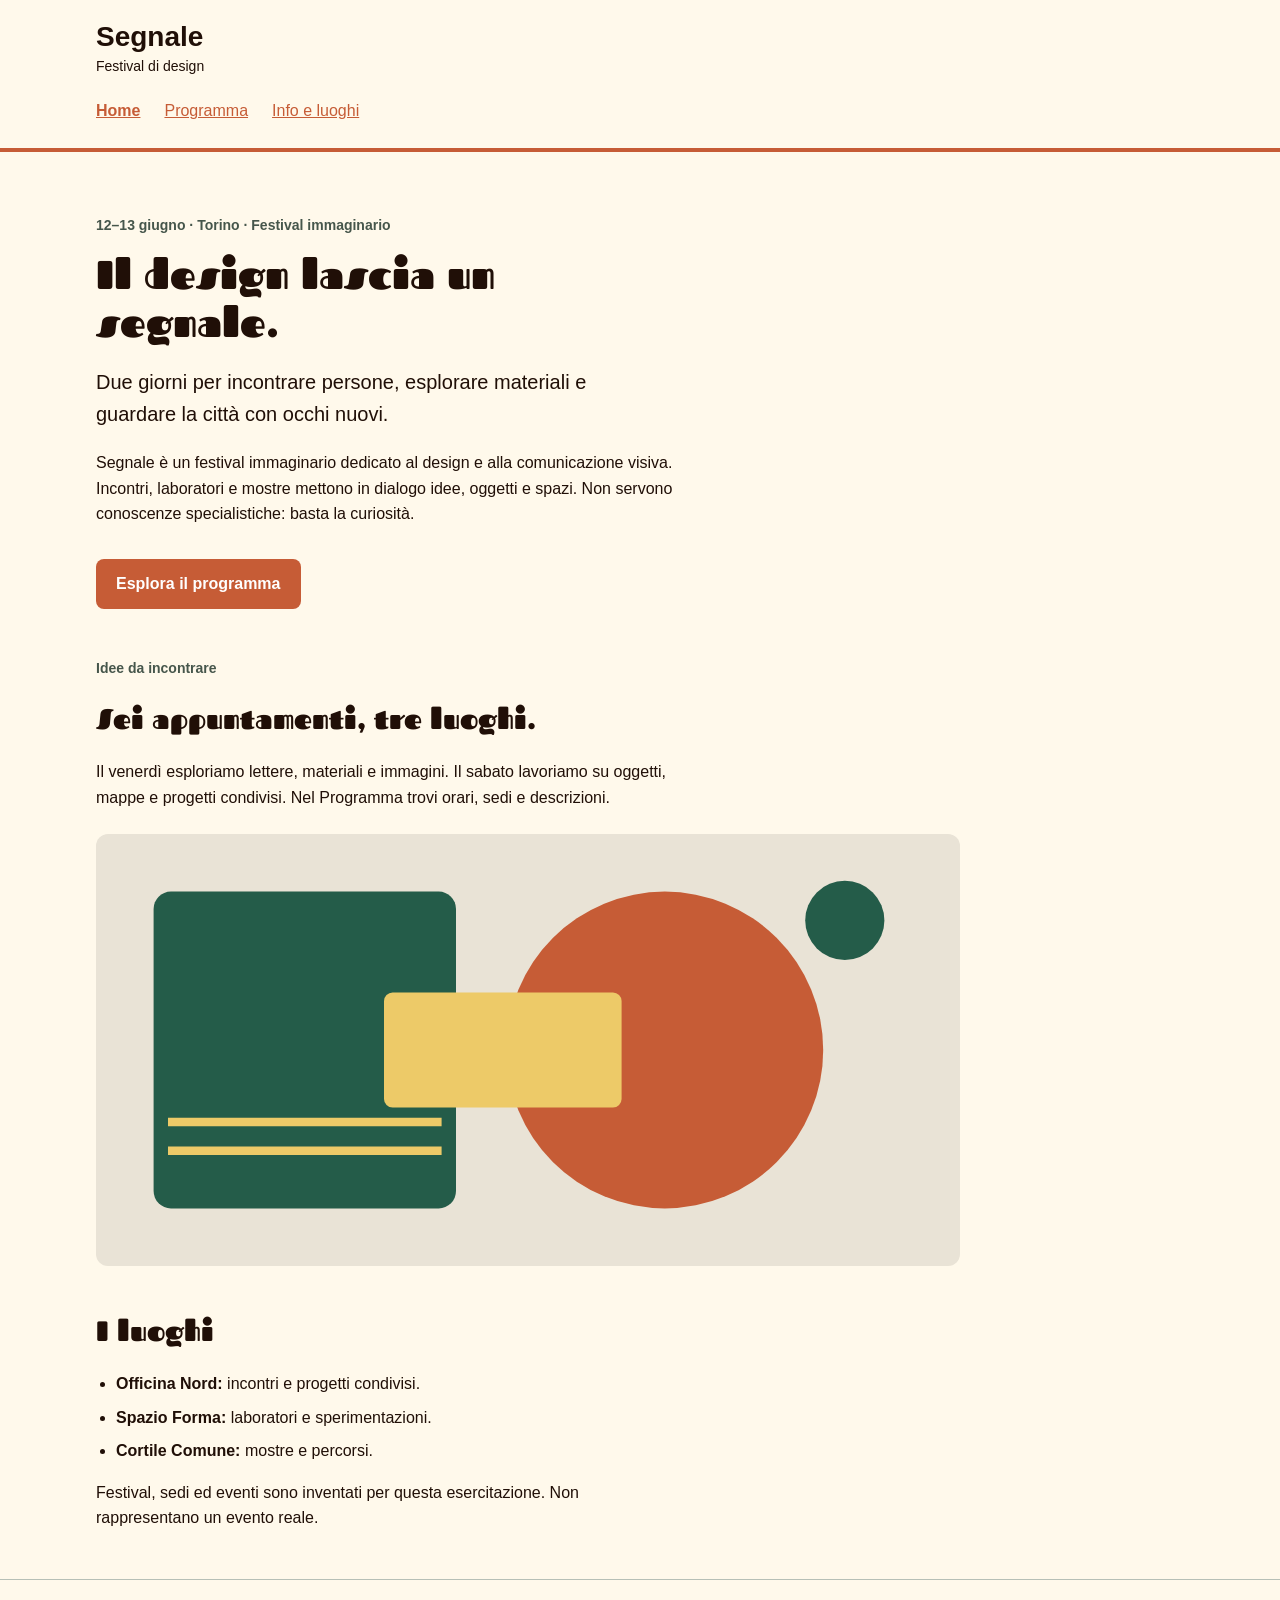
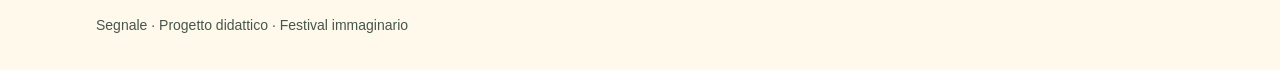
<file: index.html>
<!doctype html>
<html lang="it">
<head>
  <meta charset="utf-8">
  <meta name="viewport" content="width=device-width, initial-scale=1">
  <title>Segnale — Festival di design</title>
  <link rel="stylesheet" href="https://fonts.googleapis.com/css?family=Fascinate&display=swap">
  <link rel="stylesheet" href="style.css">
</head>
<body>
  <a class="skip-link" href="#contenuto">Vai al contenuto</a>
  <header class="site-header">
    <div class="container">
      <a class="brand" href="index.html">Segnale<span>Festival di design</span></a>
      <nav aria-label="Navigazione principale">
        <a href="index.html" aria-current="page">Home</a>
        <a href="programma.html">Programma</a>
        <a href="info.html">Info e luoghi</a>
      </nav>
    </div>
  </header>

  <main id="contenuto" class="container">
    <section class="intro" aria-labelledby="titolo-home">
      <p class="eyebrow">12–13 giugno · Torino · Festival immaginario</p>
      <h1 id="titolo-home">Il design lascia un segnale.</h1>
      <p class="lead">Due giorni per incontrare persone, esplorare materiali e guardare la città con occhi nuovi.</p>
      <p class="reading-text">Segnale è un festival immaginario dedicato al design e alla comunicazione visiva. Incontri, laboratori e mostre mettono in dialogo idee, oggetti e spazi. Non servono conoscenze specialistiche: basta la curiosità.</p>
      <a class="button-link" href="programma.html">Esplora il programma</a>
    </section>

    <section class="content-section" aria-labelledby="titolo-festival">
      <p class="eyebrow">Idee da incontrare</p>
      <h2 id="titolo-festival">Sei appuntamenti, tre luoghi.</h2>
      <p class="reading-text">Il venerdì esploriamo lettere, materiali e immagini. Il sabato lavoriamo su oggetti, mappe e progetti condivisi. Nel Programma trovi orari, sedi e descrizioni.</p>
      <img class="festival-image" src="assets/festival.svg" alt="Composizione geometrica di cerchi e rettangoli nei colori del festival" width="1200" height="600">
    </section>

    <section class="content-section" aria-labelledby="titolo-luoghi">
      <h2 id="titolo-luoghi">I luoghi</h2>
      <ul class="venues">
        <li><strong>Officina Nord:</strong> incontri e progetti condivisi.</li>
        <li><strong>Spazio Forma:</strong> laboratori e sperimentazioni.</li>
        <li><strong>Cortile Comune:</strong> mostre e percorsi.</li>
      </ul>
      <p class="reading-text">Festival, sedi ed eventi sono inventati per questa esercitazione. Non rappresentano un evento reale.</p>
    </section>
  </main>

  <footer class="site-footer"><div class="container"><p>Segnale · Progetto didattico · Festival immaginario</p></div></footer>
</body>
</html>
</file>
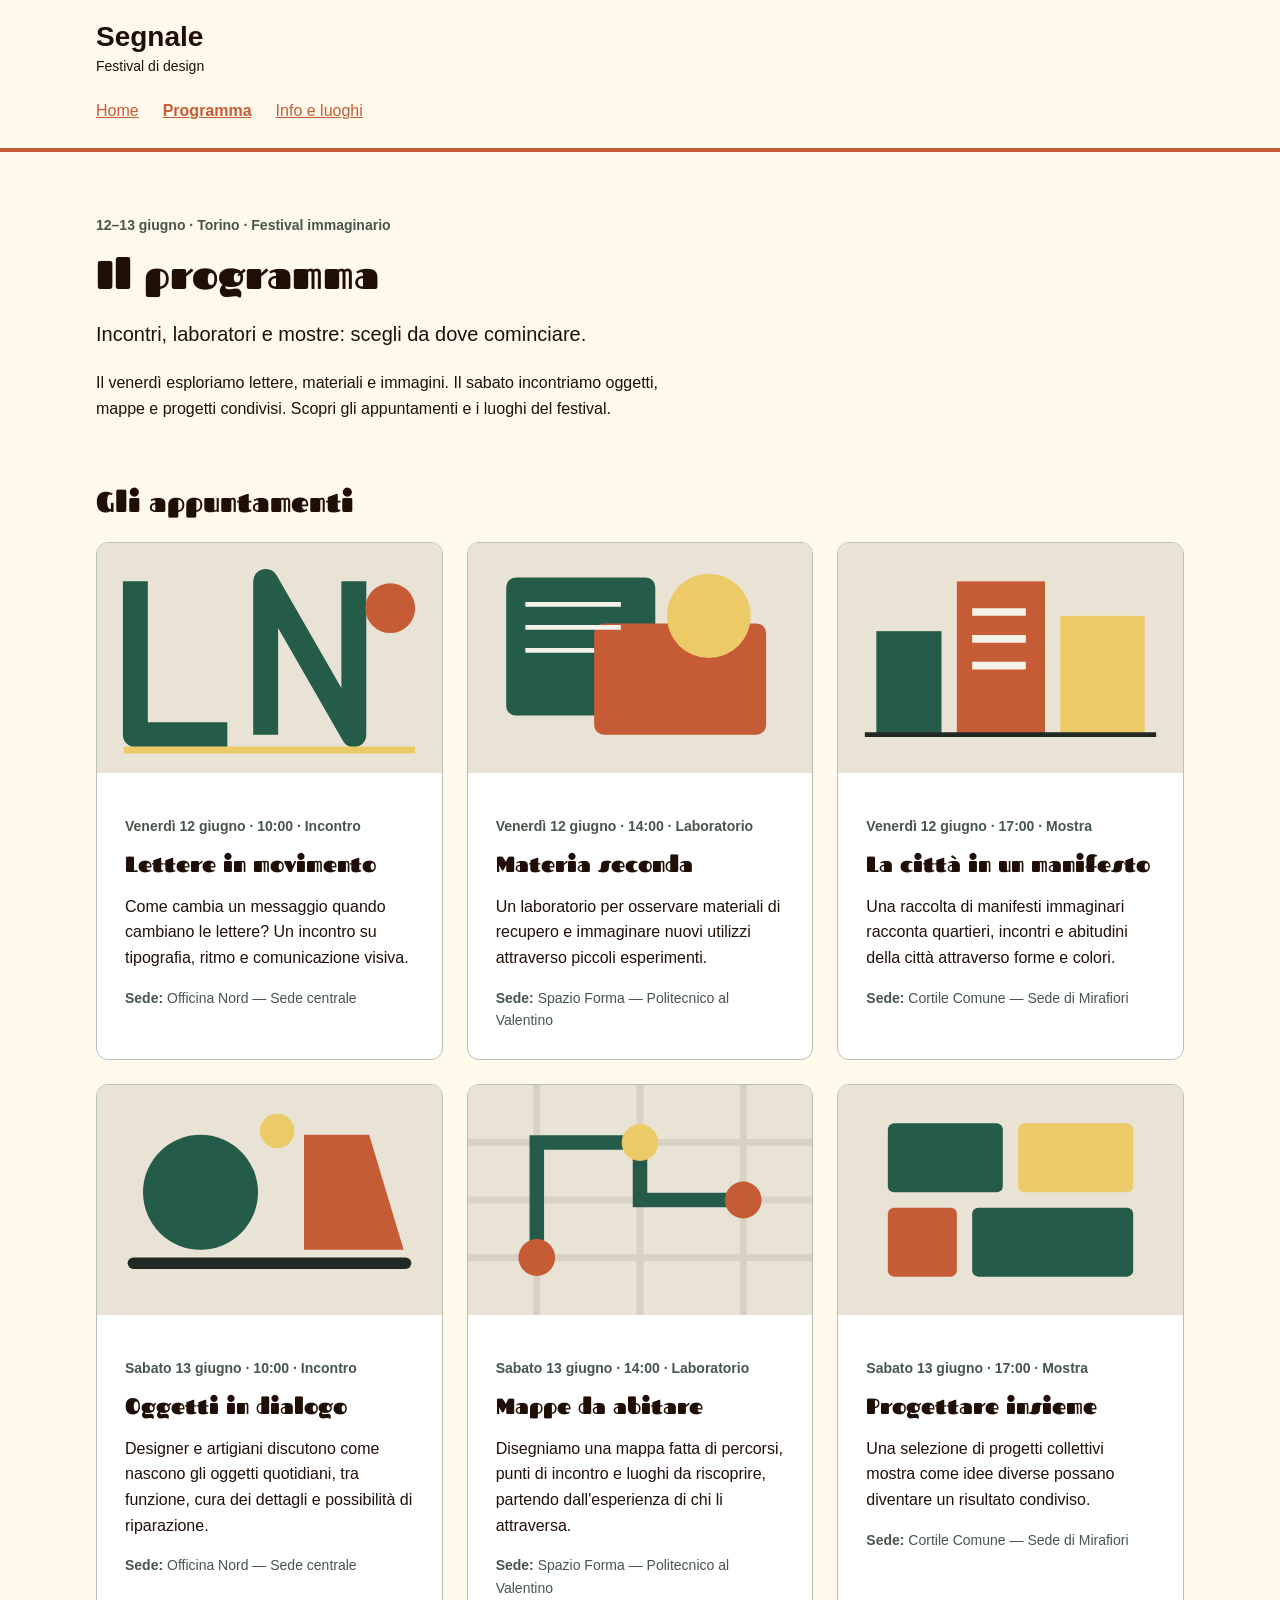
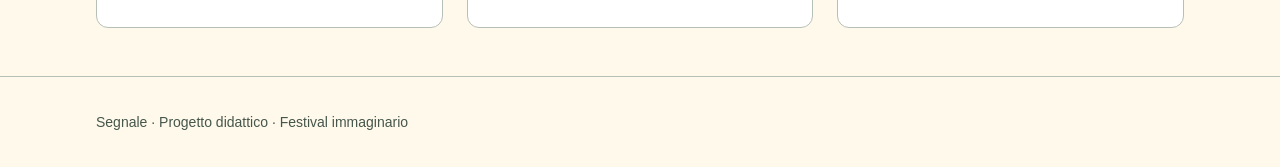
<file: programma.html>
<!doctype html>
<html lang="it">
<head>
  <meta charset="utf-8">
  <meta name="viewport" content="width=device-width, initial-scale=1">
  <title>Programma — Segnale</title>
  <link rel="stylesheet" href="https://fonts.googleapis.com/css?family=Fascinate&display=swap">
  <link rel="stylesheet" href="style.css">
</head>
<body>
  <a class="skip-link" href="#contenuto">Vai al contenuto</a>
  <header class="site-header">
    <div class="container">
      <a class="brand" href="index.html">Segnale<span>Festival di design</span></a>
      <nav aria-label="Navigazione principale">
        <!-- Da completare: collegare questa voce alla Home. -->
        <a href="index.html">Home</a>
        <a href="programma.html" aria-current="page">Programma</a>
        <a href="info.html">Info e luoghi</a>
      </nav>
    </div>
  </header>

  <main id="contenuto" class="container">
    <section class="intro" aria-labelledby="titolo-programma">
      <p class="eyebrow">12–13 giugno · Torino · Festival immaginario</p>
      <h1 id="titolo-programma">Il programma</h1>
      <p class="lead">Incontri, laboratori e mostre: scegli da dove cominciare.</p>
      <p class="reading-text">Il venerdì esploriamo lettere, materiali e immagini. Il sabato incontriamo oggetti, mappe e progetti condivisi. Scopri gli appuntamenti e i luoghi del festival.</p>
    </section>

    <section class="content-section" aria-labelledby="titolo-eventi">
      <h2 id="titolo-eventi">Gli appuntamenti</h2>
      <p id="stato-eventi" class="stato-eventi" role="status">Caricamento degli appuntamenti…</p>
      <noscript><p class="stato-eventi">Per vedere il programma è necessario attivare JavaScript.</p></noscript>
      <div id="elenco-eventi" class="event-grid"></div>
    </section>
  </main>

  <footer class="site-footer"><div class="container"><p>Segnale · Progetto didattico · Festival immaginario</p></div></footer>

  <script src="programma.js"></script>
</body>
</html>
</file>
<file: style.css>
/* Stile iniziale: tipografia, colori e variabili CSS sono già predisposti.
   Lavoreremo su collegamenti, CSS condiviso e disposizione delle schede. */

/* Scelte comuni: ogni regola usa var() per richiamarne il valore. */
:root {
  --colore-primario: #C65C36;
  --colore-primario-scuro: #993b18;
  --colore-sfondo: #FFF9EB;
  --colore-testo: #200F07;
  --font-testo: "Poppins", sans-serif;
  --font-titoli: "Fascinate", sans-serif;
}

* {
  box-sizing: border-box;
}

body {
  margin: 0;
  background: var(--colore-sfondo);
  color: var(--colore-testo);
  font-family: var(--font-testo);
  font-size: 1rem;
  line-height: 1.6;
}

a {
  color: var(--colore-primario);
}

a:hover {
  text-decoration-thickness: 3px;
}

a:focus-visible {
  outline: 3px solid var(--colore-testo);
  outline-offset: 4px;
}

.container {
  width: 92%;
  max-width: 68rem;
  margin: 0 auto;
}

.site-header {
  position: sticky;
  top: 0;
  z-index: 1000;
  padding: 0.75rem 0;
  border-bottom: 4px solid var(--colore-primario);
  background: var(--colore-sfondo);
}

@media (min-width: 600px) {
  .site-header {
    padding: 1.25rem 0;
  }
}

.brand {
  display: inline-block;
  color: var(--colore-testo);
  font-size: 1.75rem;
  font-weight: bold;
  line-height: 1.2;
  text-decoration: none;
}

.brand span {
  display: block;
  margin-top: 0.25rem;
  font-size: 0.875rem;
  font-weight: normal;
}

nav {
  display: flex;
  flex-direction: column;
  gap: 0;
  margin-top: 0.75rem;
}

nav a {
  display: block;
  padding: 0.5rem 0;
  border-top: 1px solid #b7c0b7;
}

nav a[aria-current="page"] {
  font-weight: bold;
}

@media (min-width: 600px) {
  nav {
    flex-direction: row;
    flex-wrap: wrap;
    gap: 0.5rem 1.5rem;
    margin-top: 1rem;
  }

  nav a {
    display: inline-block;
    padding: 0.25rem 0;
    border-top: 0;
  }
}

.intro {
  padding: 3rem 0 1rem;
}

.eyebrow,
.event-meta {
  color: #46564b;
  font-size: 0.875rem;
  font-weight: bold;
}

h1,
h2,
h3 {
  font-family: var(--font-titoli);
  line-height: 1.2;
}

h1 {
  max-width: 18ch;
  margin: 0.75rem 0 1.25rem;
  font-size: 2.5rem;
}

h2 {
  font-size: 1.75rem;
}

h3 {
  margin: 0.5rem 0 0.75rem;
  font-size: 1.375rem;
}

.lead {
  max-width: 48ch;
  font-size: 1.25rem;
}

.reading-text {
  max-width: 65ch;
}

.button-link {
  display: inline-block;
  margin-top: 1rem;
  padding: 0.75rem 1.25rem;
  border-radius: 0.5rem;
  background: var(--colore-primario);
  color: #ffffff;
  font-weight: bold;
  text-decoration: none;
}

.button-link:hover {
  background: var(--colore-primario-scuro);
}

.content-section {
  margin: 2rem 0 3rem;
}

.festival-image {
  display: block;
  width: 100%;
  max-width: 54rem;
  height: auto;
  margin-top: 1.5rem;
  border-radius: 0.75rem;
}

.venues {
  padding-left: 1.25rem;
}

.venues li {
  margin-bottom: 0.5rem;
}

.event-grid {
  display: grid;
  grid-template-columns: repeat(2, minmax(0, 1fr));
  gap: 1.5rem;
}

.event-card {
  margin-bottom: 0;
  overflow: hidden;
  border: 1px solid #b7c0b7;
  border-radius: 0.75rem;
  background: #ffffff;
}

.event-card img {
  display: block;
  width: 100%;
  height: auto;
}

.event-body {
  padding: 1.75rem;
}

.event-body p:last-child {
  margin-bottom: 0;
}

.event-place {
  color: #46564b;
  font-size: 0.875rem;
}

.site-footer {
  padding: 1.25rem 0;
  border-top: 1px solid #b7c0b7;
  color: #46564b;
  font-size: 0.875rem;
}

.skip-link {
  position: absolute;
  top: -6rem;
  left: 1rem;
  padding: 0.75rem 1rem;
  background: #ffffff;
  color: var(--colore-testo);
}

.skip-link:focus {
  top: 1rem;
}

@media (max-width: 599.98px) {
  .event-grid {
    grid-template-columns: 1fr;
  }
}

@media (min-width: 1024px) {
  .event-grid {
    grid-template-columns: repeat(3, minmax(0, 1fr));
  }
}

/* Galleria delle sedi (Swiper) */
.luoghi-swiper {
  --swiper-theme-color: #ffffff ;
  --proporzione: 1200 / 675;
  --swiper-navigation-size: clamp(1.25rem, 6cqw, 2rem);
  --swiper-navigation-sides-offset: clamp(0.25rem, 2cqw, 0.75rem);
  container-type: inline-size;
  width: 100%;
  max-width: 54rem;
  min-width: 0;
  margin-top: 1.5rem;
}

.luoghi-swiper .swiper-slide {
  width: 100%;
}

.luoghi-swiper figure {
  margin: 0;
}

.luoghi-swiper img {
  display: block;
  width: 100%;
  height: auto;
  aspect-ratio: var(--proporzione);
  object-fit: cover;
  border-radius: 0.75rem;
}

.luoghi-swiper figcaption {
  padding: 0.75rem 0 1rem;
}

.luoghi-swiper .swiper-button-prev,
.luoghi-swiper .swiper-button-next {
  top: 28.125cqw;
  width: calc(var(--swiper-navigation-size) * 1.5);
  height: calc(var(--swiper-navigation-size) * 1.5);
  margin-top: calc(var(--swiper-navigation-size) * -0.75);
  border-radius: 50%;
  background: rgba(198, 92, 54, 0.92);
  filter: none;
}

.luoghi-swiper .swiper-button-prev svg,
.luoghi-swiper .swiper-button-next svg {
  width: 60%;
  height: 60%;
}

.luoghi-swiper .swiper-button-prev svg {
  transform: translateX(-6%);
}

.luoghi-swiper .swiper-button-next svg {
  transform: translateX(6%);
}

/* Mappa delle sedi */
#mappa-sedi {
  display: block;
  width: 100%;
  max-width: 54rem;
  height: clamp(18rem, 60vw, 28rem);
  border: 0;
  border-radius: 0.75rem;
}

.colonna-centrale {
  max-width: 54rem;
  margin-inline: auto;
}

.stato-eventi,
.stato-meteo {
  margin: 1rem 0;
  padding: 1.75rem;
  border: 1px solid #b7c0b7;
  border-radius: 0.75rem;
  background: #ffffff;
}

.stato-eventi[hidden] {
  display: none;
}

/* Meteo: card con le stesse proporzioni delle card degli eventi */
.stato-meteo,
.meteo-dati {
  max-width: 22rem;
}

.meteo-dati {
  margin: 1rem 0;
  padding: 1.75rem;
  border: 1px solid #b7c0b7;
  border-radius: 0.75rem;
  background: #ffffff;
}

.meteo-dati dt {
  color: var(--colore-primario);
  font-size: 0.875rem;
  font-weight: bold;
}

.meteo-dati dd {
  margin: 0 0 1rem;
  font-size: 1.25rem;
}

.meteo-dati dd:last-child {
  margin-bottom: 0;
  font-size: 1rem;
}
</file>
